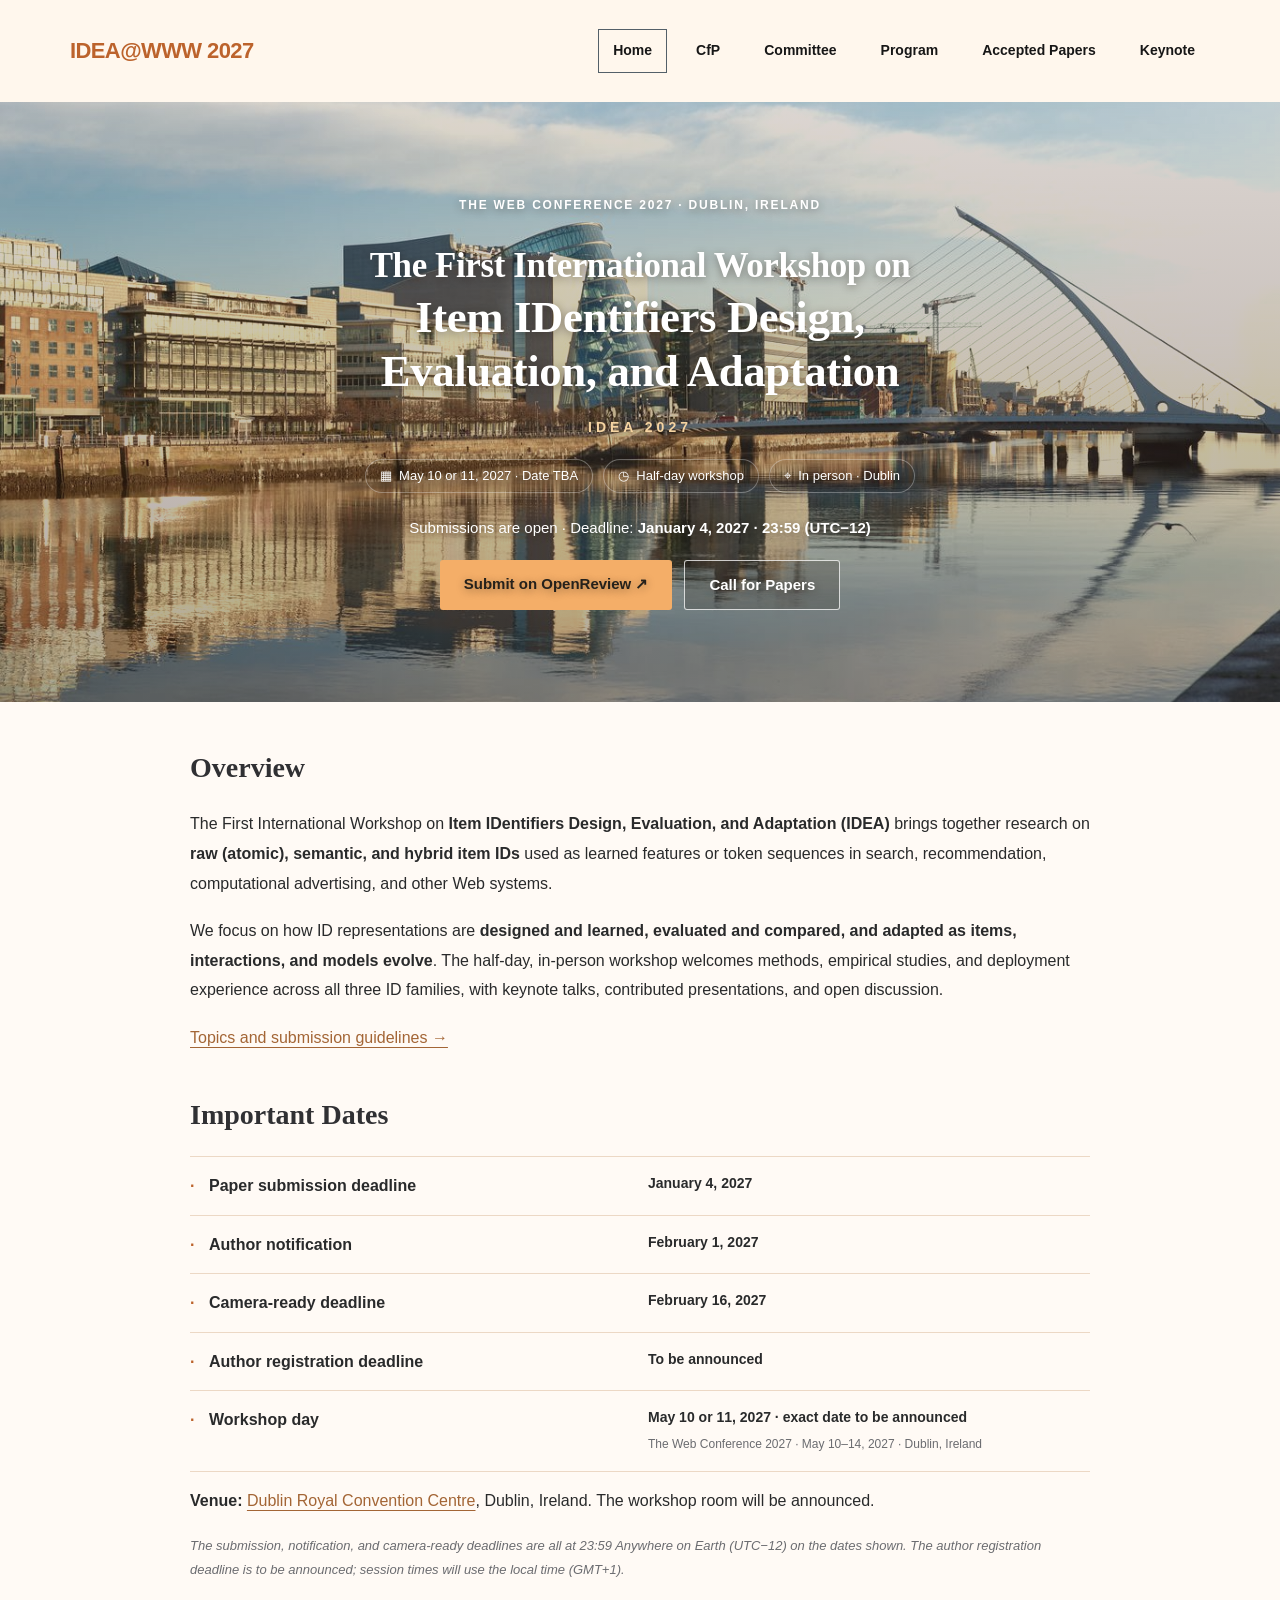
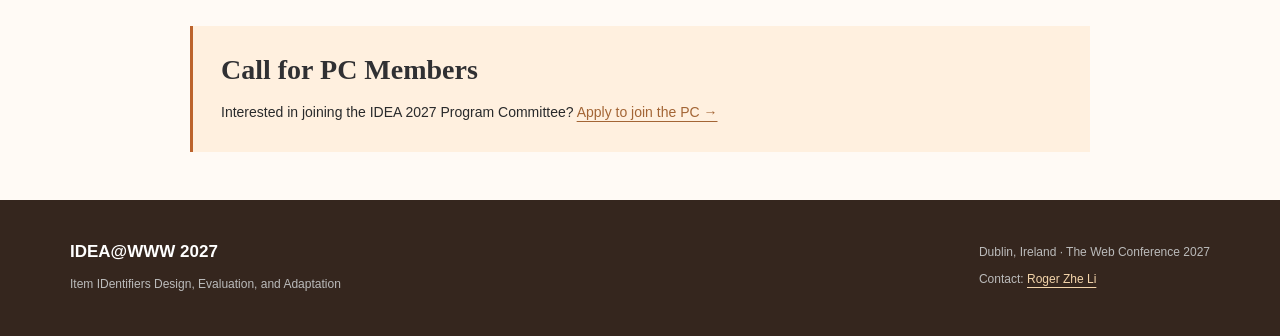
<file: index.html>
<!doctype html>
<html lang="en">
<head>
<meta charset="utf-8">
<meta name="viewport" content="width=device-width, initial-scale=1">
<title>IDEA@WWW 2027 - Item IDentifiers Design, Evaluation, and Adaptation</title>
<meta name="description" content="IDEA 2027: The First International Workshop on Item IDentifiers Design, Evaluation, and Adaptation. Raw, semantic, and hybrid IDs for search, recommendation, and computational advertising.">
<link rel="icon" href="assets/favicon.svg" type="image/svg+xml">
<link rel="stylesheet" href="assets/style.css">
<script src="assets/site.js" defer>
</script>
</head>
<body>
<a class="skip-link" href="#main">Skip to content</a>
<header class="site-header">
<div class="container header-inner">
<a class="brand" href="index.html">IDEA@WWW 2027</a><button class="menu-toggle" type="button" aria-controls="site-nav" aria-expanded="false">Menu <span aria-hidden="true">☰</span></button>
<nav id="site-nav" aria-label="Main navigation">
<a href="index.html" aria-current="page">Home</a><a href="cfp.html">CfP</a><a href="committee.html">Committee</a><a href="program.html">Program</a><a href="papers.html">Accepted Papers</a><a href="keynote.html">Keynote</a>
</nav>
</div>
</header>
<section class="hero" aria-labelledby="hero-title">
<div class="hero-overlay">
<div class="hero-copy">
<p class="eyebrow">
The Web Conference 2027 · Dublin, Ireland
</p>
<h1 id="hero-title">
<span>The First International Workshop on</span><br>Item IDentifiers Design,<br>Evaluation, and Adaptation
</h1>
<p class="hero-acronym">
IDEA 2027
</p>
<ul class="hero-details">
<li>
▦ &nbsp;May 10 or 11, 2027 · Date TBA
</li>
<li>
◷ &nbsp;Half-day workshop
</li>
<li>
⌖ &nbsp;In person · Dublin
</li>
</ul>
<p class="hero-deadline">
Submissions are open · Deadline: <strong>January 4, 2027 · 23:59 (UTC−12)</strong>
</p>
<div class="hero-actions"><a class="button" href="https://openreview.net/group?id=ACM.org/TheWebConf/2027/Workshop/IDEA" target="_blank" rel="noopener noreferrer">Submit on OpenReview ↗</a><a class="button button-secondary" href="cfp.html">Call for Papers</a></div>
</div>
</div>
</section>
<main id="main" class="container home-content">
<section id="overview" class="content-section">
<h2>Overview</h2>
<p>The First International Workshop on <strong>Item IDentifiers Design, Evaluation, and Adaptation (IDEA)</strong> brings together research on <strong>raw (atomic), semantic, and hybrid item IDs</strong> used as learned features or token sequences in search, recommendation, computational advertising, and other Web systems.</p>
<p>We focus on how ID representations are <strong>designed and learned, evaluated and compared, and adapted as items, interactions, and models evolve</strong>. The half-day, in-person workshop welcomes methods, empirical studies, and deployment experience across all three ID families, with keynote talks, contributed presentations, and open discussion.</p>
<p><a href="cfp.html">Topics and submission guidelines →</a></p>
</section>
<section id="important-dates" class="content-section">
<h2>
Important Dates
</h2>
<dl class="dates">
<div>
<dt>
Paper submission deadline
</dt>
<dd>January 4, 2027</dd>
</div>
<div>
<dt>
Author notification
</dt>
<dd>February 1, 2027</dd>
</div>
<div>
<dt>
Camera-ready deadline
</dt>
<dd>February 16, 2027</dd>
</div>
<div>
<dt>Author registration deadline</dt>
<dd>To be announced</dd>
</div>
<div>
<dt>Workshop day</dt>
<dd>
May 10 or 11, 2027 · exact date to be announced<br><span>The Web Conference 2027 · May 10–14, 2027 · Dublin, Ireland</span>
</dd>
</div>
</dl>
<p><strong>Venue:</strong> <a href="https://www2027.thewebconf.org/attending/396-2/" target="_blank" rel="noopener noreferrer">Dublin Royal Convention Centre</a>, Dublin, Ireland. The workshop room will be announced.</p>
<p class="note">
The submission, notification, and camera-ready deadlines are all at 23:59 Anywhere on Earth (UTC−12) on the dates shown. The author registration deadline is to be announced; session times will use the local time (GMT+1).
</p>
</section>
<section id="reviewers" class="content-section reviewer-callout">
<h2>Call for PC Members</h2>
<p>Interested in joining the IDEA 2027 Program Committee? <a href="https://forms.gle/kCSmzvUrCdQZpHJo8" target="_blank" rel="noopener noreferrer">Apply to join the PC →</a></p>
</section>
</main>
<footer>
<div class="container footer-inner">
<div>
<a class="footer-brand" href="index.html">IDEA@WWW 2027</a>
<p>
Item IDentifiers Design, Evaluation, and Adaptation
</p>
</div>
<div>
<p>
Dublin, Ireland · The Web Conference 2027
</p>
<p>
Contact: <a href="mailto:roger.zhe.li@huawei.com">Roger Zhe Li</a>
</p>
</div>
</div>
</footer>
</body>
</html>
</file>
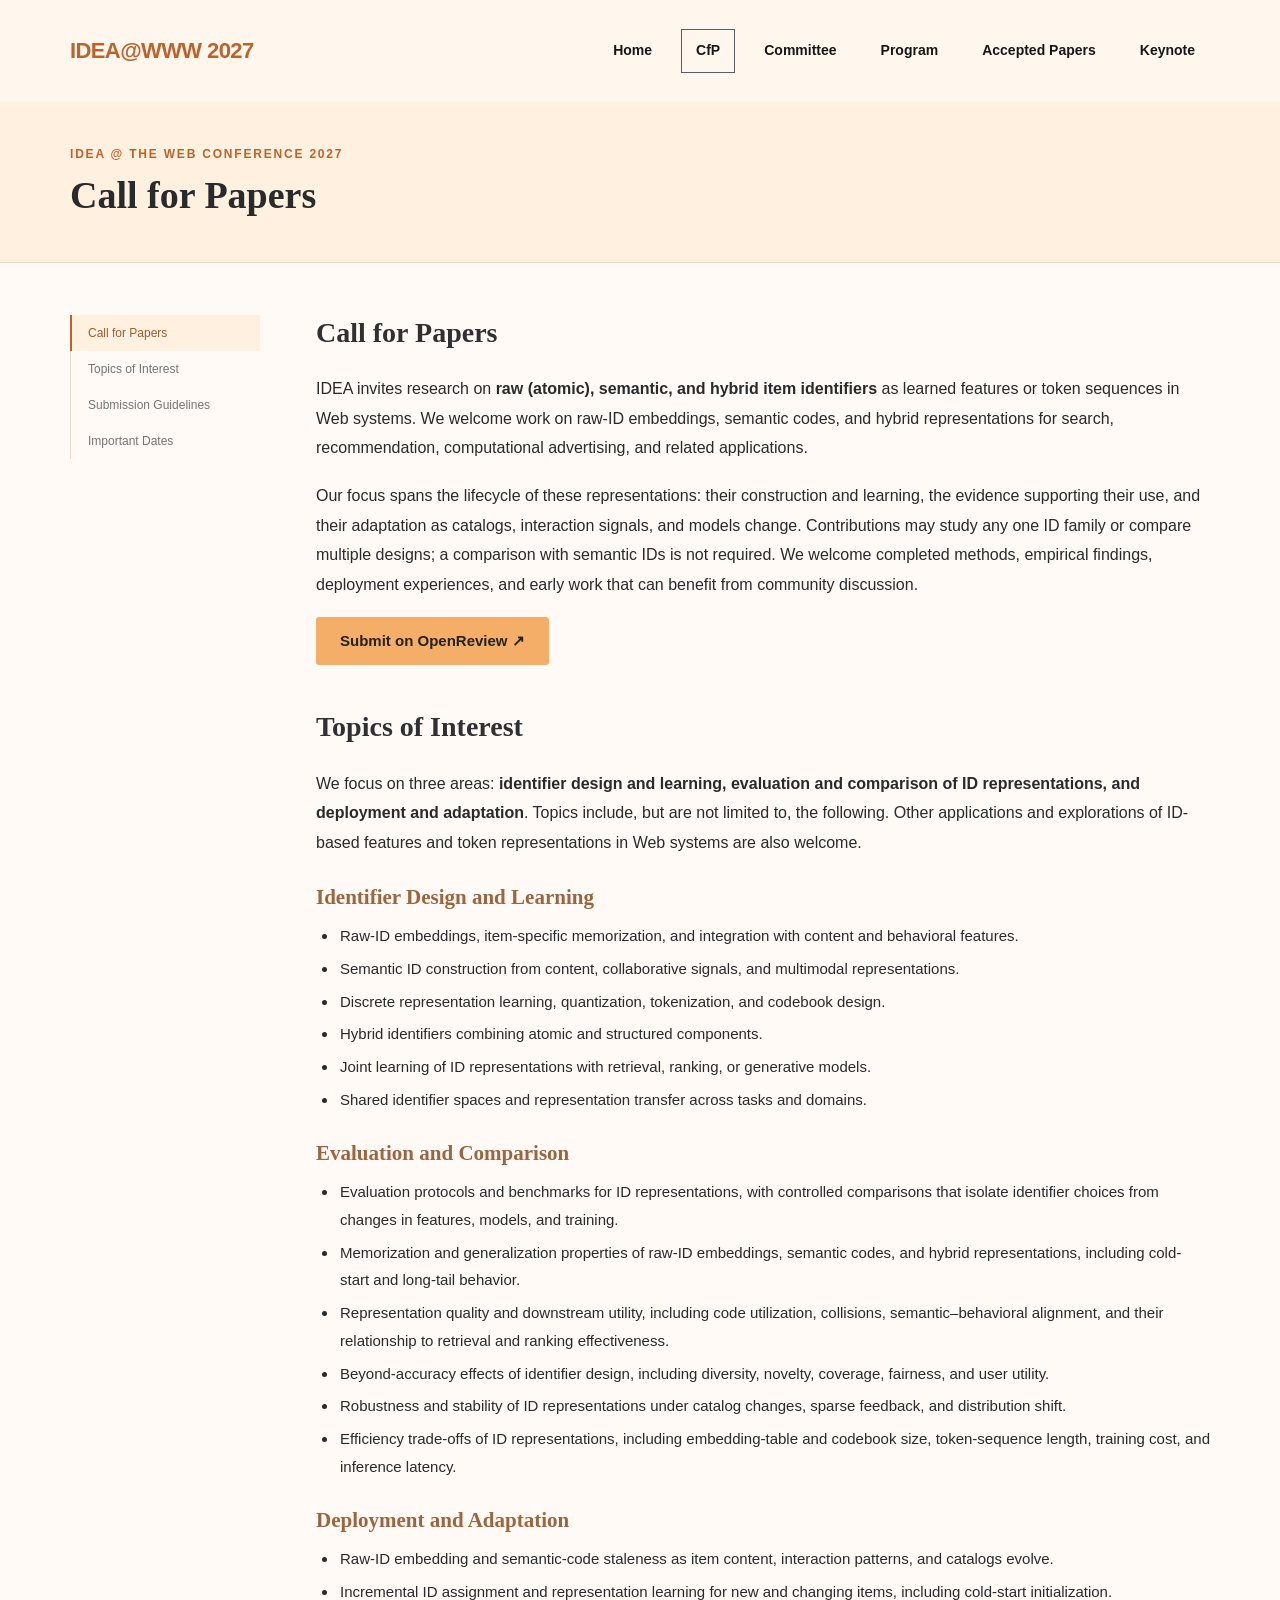
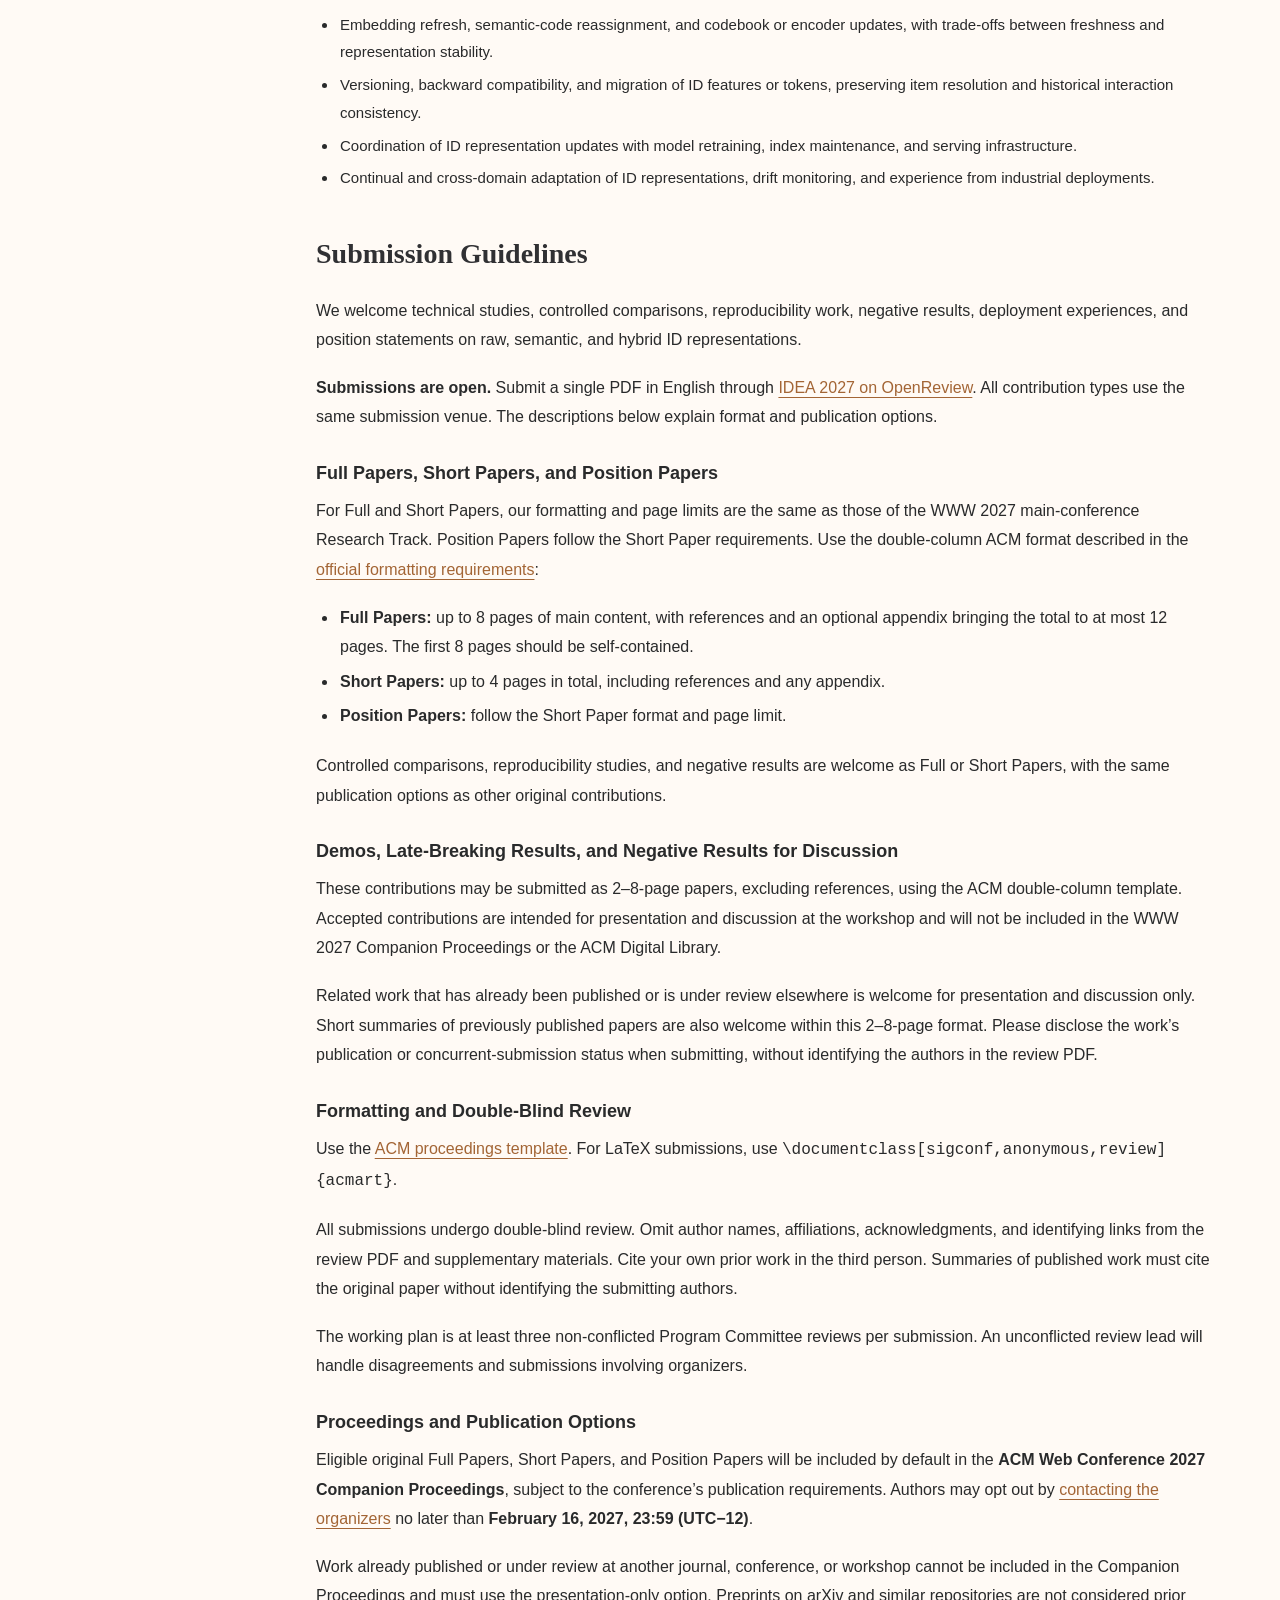
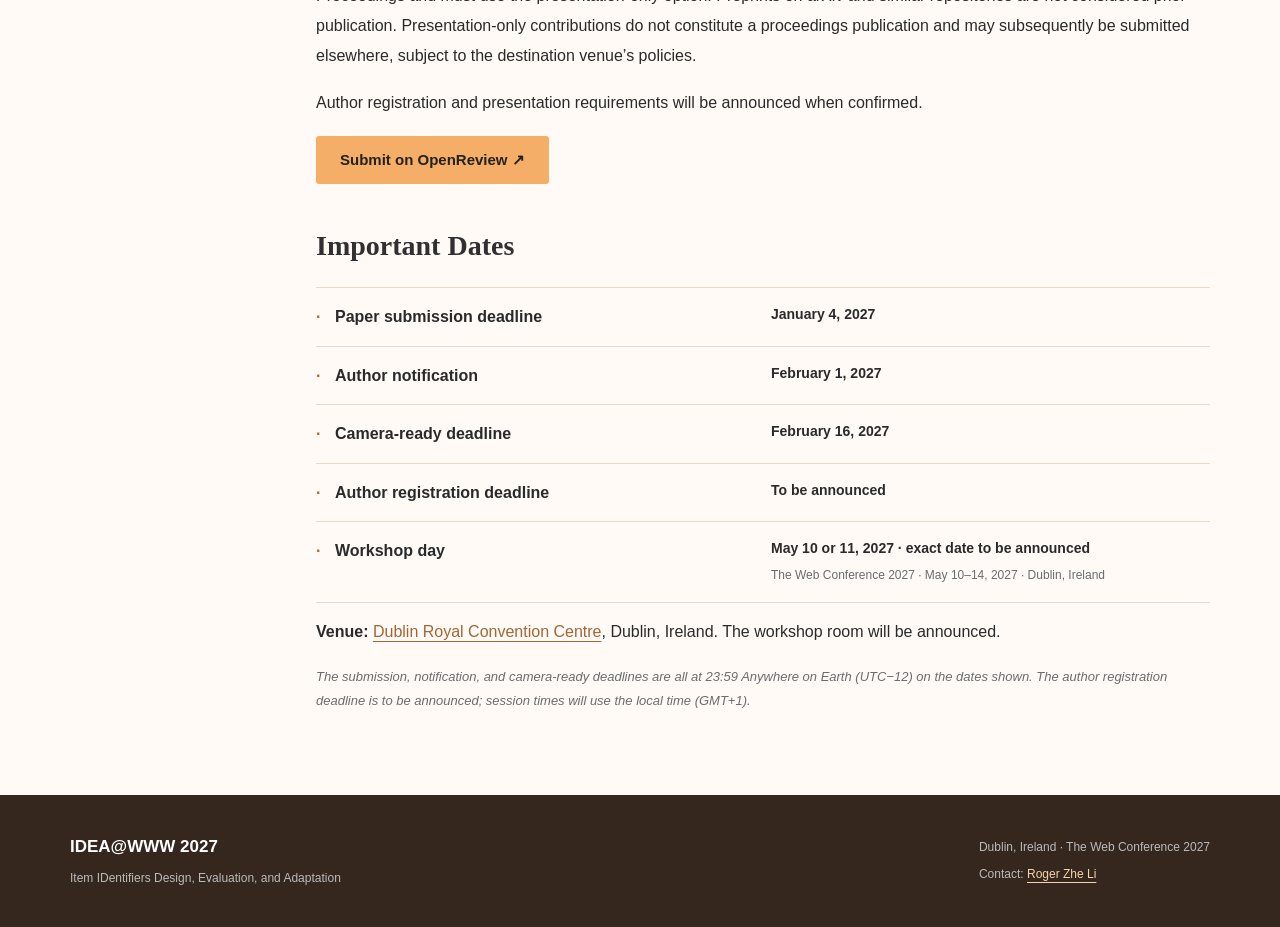
<file: cfp.html>
<!doctype html>
<html lang="en">
<head>
<meta charset="utf-8">
<meta name="viewport" content="width=device-width, initial-scale=1">
<title>CfP | IDEA@WWW 2027</title>
<meta name="description" content="IDEA 2027: The First International Workshop on Item IDentifiers Design, Evaluation, and Adaptation. Raw, semantic, and hybrid IDs for search, recommendation, and computational advertising.">
<link rel="icon" href="assets/favicon.svg" type="image/svg+xml">
<link rel="stylesheet" href="assets/style.css">
<script src="assets/site.js" defer>
</script>
</head>
<body>
<a class="skip-link" href="#main">Skip to content</a>
<header class="site-header">
<div class="container header-inner">
<a class="brand" href="index.html">IDEA@WWW 2027</a><button class="menu-toggle" type="button" aria-controls="site-nav" aria-expanded="false">Menu <span aria-hidden="true">☰</span></button>
<nav id="site-nav" aria-label="Main navigation">
<a href="index.html">Home</a><a href="cfp.html" aria-current="page">CfP</a><a href="committee.html">Committee</a><a href="program.html">Program</a><a href="papers.html">Accepted Papers</a><a href="keynote.html">Keynote</a>
</nav>
</div>
</header>
<section class="page-banner">
<div class="container">
<p class="eyebrow">
IDEA @ The Web Conference 2027
</p>
<h1>
Call for Papers
</h1>
</div>
</section>
<main id="main" class="container page-layout">
<aside class="toc">
<nav aria-label="Page sections">
<a href="#call">Call for Papers</a><a href="#topics">Topics of Interest</a><a href="#submission">Submission Guidelines</a><a href="#dates">Important Dates</a>
</nav>
</aside>
<div class="main-content">
<section id="call" class="content-section">
<h2>Call for Papers</h2>
<p>IDEA invites research on <strong>raw (atomic), semantic, and hybrid item identifiers</strong> as learned features or token sequences in Web systems. We welcome work on raw-ID embeddings, semantic codes, and hybrid representations for search, recommendation, computational advertising, and related applications.</p>
<p>Our focus spans the lifecycle of these representations: their construction and learning, the evidence supporting their use, and their adaptation as catalogs, interaction signals, and models change. Contributions may study any one ID family or compare multiple designs; a comparison with semantic IDs is not required. We welcome completed methods, empirical findings, deployment experiences, and early work that can benefit from community discussion.</p>
<p><a class="button" href="https://openreview.net/group?id=ACM.org/TheWebConf/2027/Workshop/IDEA" target="_blank" rel="noopener noreferrer">Submit on OpenReview ↗</a></p>
</section>
<section id="topics" class="content-section">
<h2>Topics of Interest</h2>
<p>We focus on three areas: <strong>identifier design and learning, evaluation and comparison of ID representations, and deployment and adaptation</strong>. Topics include, but are not limited to, the following. Other applications and explorations of ID-based features and token representations in Web systems are also welcome.</p>
<div class="topic">
<h3>Identifier Design and Learning</h3>
<ul>
<li>Raw-ID embeddings, item-specific memorization, and integration with content and behavioral features.</li>
<li>Semantic ID construction from content, collaborative signals, and multimodal representations.</li>
<li>Discrete representation learning, quantization, tokenization, and codebook design.</li>
<li>Hybrid identifiers combining atomic and structured components.</li>
<li>Joint learning of ID representations with retrieval, ranking, or generative models.</li>
<li>Shared identifier spaces and representation transfer across tasks and domains.</li>
</ul>
</div>
<div class="topic">
<h3>Evaluation and Comparison</h3>
<ul>
<li>Evaluation protocols and benchmarks for ID representations, with controlled comparisons that isolate identifier choices from changes in features, models, and training.</li>
<li>Memorization and generalization properties of raw-ID embeddings, semantic codes, and hybrid representations, including cold-start and long-tail behavior.</li>
<li>Representation quality and downstream utility, including code utilization, collisions, semantic–behavioral alignment, and their relationship to retrieval and ranking effectiveness.</li>
<li>Beyond-accuracy effects of identifier design, including diversity, novelty, coverage, fairness, and user utility.</li>
<li>Robustness and stability of ID representations under catalog changes, sparse feedback, and distribution shift.</li>
<li>Efficiency trade-offs of ID representations, including embedding-table and codebook size, token-sequence length, training cost, and inference latency.</li>
</ul>
</div>
<div class="topic">
<h3>Deployment and Adaptation</h3>
<ul>
<li>Raw-ID embedding and semantic-code staleness as item content, interaction patterns, and catalogs evolve.</li>
<li>Incremental ID assignment and representation learning for new and changing items, including cold-start initialization.</li>
<li>Embedding refresh, semantic-code reassignment, and codebook or encoder updates, with trade-offs between freshness and representation stability.</li>
<li>Versioning, backward compatibility, and migration of ID features or tokens, preserving item resolution and historical interaction consistency.</li>
<li>Coordination of ID representation updates with model retraining, index maintenance, and serving infrastructure.</li>
<li>Continual and cross-domain adaptation of ID representations, drift monitoring, and experience from industrial deployments.</li>
</ul>
</div>
</section>
<section id="submission" class="content-section">
<h2>Submission Guidelines</h2>
<p>We welcome technical studies, controlled comparisons, reproducibility work, negative results, deployment experiences, and position statements on raw, semantic, and hybrid ID representations.</p>
<p><strong>Submissions are open.</strong> Submit a single PDF in English through <a href="https://openreview.net/group?id=ACM.org/TheWebConf/2027/Workshop/IDEA" target="_blank" rel="noopener noreferrer">IDEA 2027 on OpenReview</a>. All contribution types use the same submission venue. The descriptions below explain format and publication options.</p>
<h3>Full Papers, Short Papers, and Position Papers</h3>
<p>For Full and Short Papers, our formatting and page limits are the same as those of the WWW 2027 main-conference Research Track. Position Papers follow the Short Paper requirements. Use the double-column ACM format described in the <a href="https://www2027.thewebconf.org/research-track-papers/#:~:text=Formatting%20Requirements" target="_blank" rel="noopener noreferrer">official formatting requirements</a>:</p>
<ul>
<li><strong>Full Papers:</strong> up to 8 pages of main content, with references and an optional appendix bringing the total to at most 12 pages. The first 8 pages should be self-contained.</li>
<li><strong>Short Papers:</strong> up to 4 pages in total, including references and any appendix.</li>
<li><strong>Position Papers:</strong> follow the Short Paper format and page limit.</li>
</ul>
<p>Controlled comparisons, reproducibility studies, and negative results are welcome as Full or Short Papers, with the same publication options as other original contributions.</p>
<h3>Demos, Late-Breaking Results, and Negative Results for Discussion</h3>
<p>These contributions may be submitted as 2–8-page papers, excluding references, using the ACM double-column template. Accepted contributions are intended for presentation and discussion at the workshop and will not be included in the WWW 2027 Companion Proceedings or the ACM Digital Library.</p>
<p>Related work that has already been published or is under review elsewhere is welcome for presentation and discussion only. Short summaries of previously published papers are also welcome within this 2–8-page format. Please disclose the work’s publication or concurrent-submission status when submitting, without identifying the authors in the review PDF.</p>
<h3>Formatting and Double-Blind Review</h3>
<p>Use the <a href="https://www.acm.org/publications/proceedings-template" target="_blank" rel="noopener noreferrer">ACM proceedings template</a>. For LaTeX submissions, use <code>\documentclass[sigconf,anonymous,review]{acmart}</code>.</p>
<p>All submissions undergo double-blind review. Omit author names, affiliations, acknowledgments, and identifying links from the review PDF and supplementary materials. Cite your own prior work in the third person. Summaries of published work must cite the original paper without identifying the submitting authors.</p>
<p>The working plan is at least three non-conflicted Program Committee reviews per submission. An unconflicted review lead will handle disagreements and submissions involving organizers.</p>
<h3>Proceedings and Publication Options</h3>
<p>Eligible original Full Papers, Short Papers, and Position Papers will be included by default in the <strong>ACM Web Conference 2027 Companion Proceedings</strong>, subject to the conference’s publication requirements. Authors may opt out by <a href="mailto:roger.zhe.li@huawei.com?subject=IDEA%202027%20Proceedings%20Opt-out">contacting the organizers</a> no later than <strong>February 16, 2027, 23:59 (UTC−12)</strong>.</p>
<p>Work already published or under review at another journal, conference, or workshop cannot be included in the Companion Proceedings and must use the presentation-only option. Preprints on arXiv and similar repositories are not considered prior publication. Presentation-only contributions do not constitute a proceedings publication and may subsequently be submitted elsewhere, subject to the destination venue’s policies.</p>
<p>Author registration and presentation requirements will be announced when confirmed.</p>
<p><a class="button" href="https://openreview.net/group?id=ACM.org/TheWebConf/2027/Workshop/IDEA" target="_blank" rel="noopener noreferrer">Submit on OpenReview ↗</a></p>
</section>
<section id="dates" class="content-section">
<h2>
Important Dates
</h2>
<dl class="dates">
<div>
<dt>
Paper submission deadline
</dt>
<dd>January 4, 2027</dd>
</div>
<div>
<dt>
Author notification
</dt>
<dd>February 1, 2027</dd>
</div>
<div>
<dt>
Camera-ready deadline
</dt>
<dd>February 16, 2027</dd>
</div>
<div>
<dt>Author registration deadline</dt>
<dd>To be announced</dd>
</div>
<div>
<dt>Workshop day</dt>
<dd>
May 10 or 11, 2027 · exact date to be announced<br><span>The Web Conference 2027 · May 10–14, 2027 · Dublin, Ireland</span>
</dd>
</div>
</dl>
<p><strong>Venue:</strong> <a href="https://www2027.thewebconf.org/attending/396-2/" target="_blank" rel="noopener noreferrer">Dublin Royal Convention Centre</a>, Dublin, Ireland. The workshop room will be announced.</p>
<p class="note">
The submission, notification, and camera-ready deadlines are all at 23:59 Anywhere on Earth (UTC−12) on the dates shown. The author registration deadline is to be announced; session times will use the local time (GMT+1).
</p>
</section>
</div>
</main>
<footer>
<div class="container footer-inner">
<div>
<a class="footer-brand" href="index.html">IDEA@WWW 2027</a>
<p>
Item IDentifiers Design, Evaluation, and Adaptation
</p>
</div>
<div>
<p>
Dublin, Ireland · The Web Conference 2027
</p>
<p>
Contact: <a href="mailto:roger.zhe.li@huawei.com">Roger Zhe Li</a>
</p>
</div>
</div>
</footer>
</body>
</html>
</file>
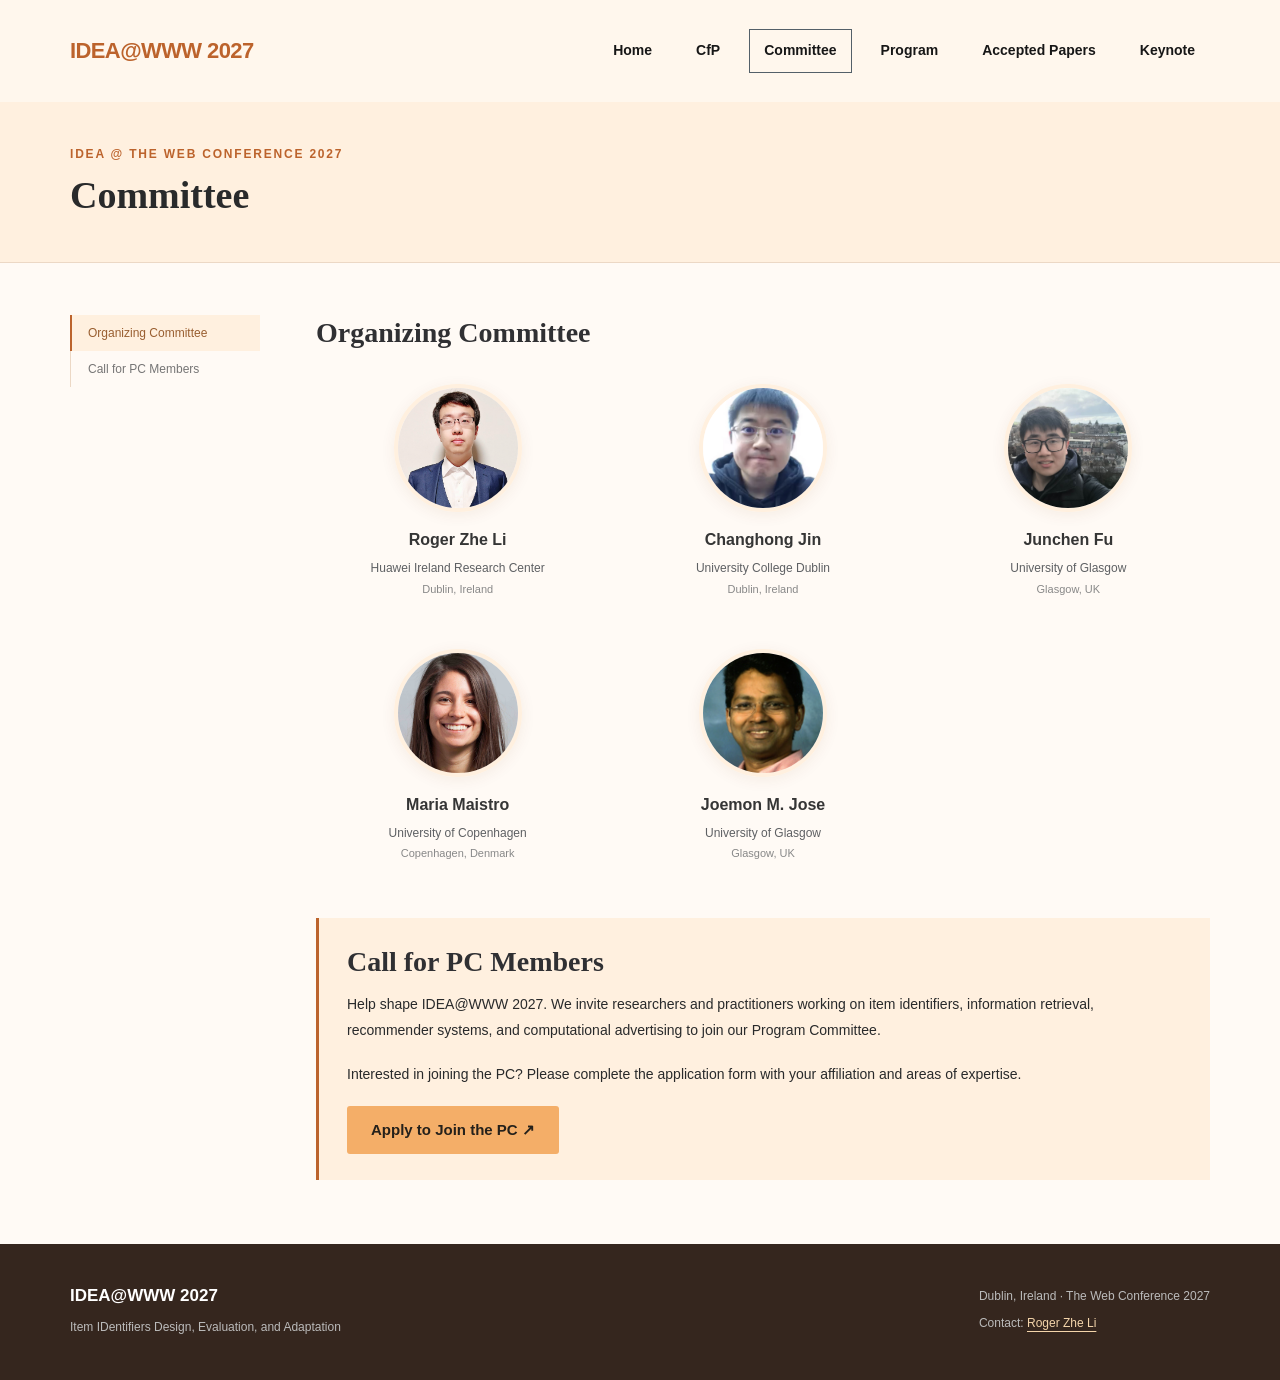
<file: committee.html>
<!doctype html>
<html lang="en">
<head>
<meta charset="utf-8">
<meta name="viewport" content="width=device-width, initial-scale=1">
<title>Committee | IDEA@WWW 2027</title>
<meta name="description" content="IDEA 2027: The First International Workshop on Item IDentifiers Design, Evaluation, and Adaptation. Raw, semantic, and hybrid IDs for search, recommendation, and computational advertising.">
<link rel="icon" href="assets/favicon.svg" type="image/svg+xml">
<link rel="stylesheet" href="assets/style.css">
<script src="assets/site.js" defer>
</script>
</head>
<body>
<a class="skip-link" href="#main">Skip to content</a>
<header class="site-header">
<div class="container header-inner">
<a class="brand" href="index.html">IDEA@WWW 2027</a><button class="menu-toggle" type="button" aria-controls="site-nav" aria-expanded="false">Menu <span aria-hidden="true">☰</span></button>
<nav id="site-nav" aria-label="Main navigation">
<a href="index.html">Home</a><a href="cfp.html">CfP</a><a href="committee.html" aria-current="page">Committee</a><a href="program.html">Program</a><a href="papers.html">Accepted Papers</a><a href="keynote.html">Keynote</a>
</nav>
</div>
</header>
<section class="page-banner">
<div class="container">
<p class="eyebrow">
IDEA @ The Web Conference 2027
</p>
<h1>
Committee
</h1>
</div>
</section>
<main id="main" class="container page-layout">
<aside class="toc">
<nav aria-label="Page sections">
<a href="#organizers">Organizing Committee</a><a href="#reviewers">Call for PC Members</a>
</nav>
</aside>
<div class="main-content">
<section id="organizers" class="content-section">
<h2>
Organizing Committee
</h2>
<div class="people">
<article class="person">
<a href="https://roger-zhe-li.github.io/" target="_blank" rel="noopener noreferrer" aria-label="Roger Zhe Li homepage"><img class="person-photo" src="assets/people/roger.jpg" alt="Roger Zhe Li" width="128" height="128" loading="lazy"></a>
<h3><a href="https://roger-zhe-li.github.io/" target="_blank" rel="noopener noreferrer">Roger Zhe Li</a>
</h3>
<p>
Huawei Ireland Research Center<br><span>Dublin, Ireland</span>
</p>
</article>
<article class="person">
<a href="https://ie.linkedin.com/in/changhong-jin" target="_blank" rel="noopener noreferrer" aria-label="Changhong Jin homepage"><img class="person-photo" src="assets/people/changhong.png" alt="Changhong Jin" width="128" height="128" loading="lazy"></a>
<h3><a href="https://ie.linkedin.com/in/changhong-jin" target="_blank" rel="noopener noreferrer">Changhong Jin</a>
</h3>
<p>
University College Dublin<br><span>Dublin, Ireland</span>
</p>
</article>
<article class="person">
<a href="https://junchen-fu.github.io/" target="_blank" rel="noopener noreferrer" aria-label="Junchen Fu homepage"><img class="person-photo" src="assets/people/junchen.jpg" alt="Junchen Fu" width="128" height="128" loading="lazy"></a>
<h3><a href="https://junchen-fu.github.io/" target="_blank" rel="noopener noreferrer">Junchen Fu</a>
</h3>
<p>
University of Glasgow<br><span>Glasgow, UK</span>
</p>
</article>
<article class="person">
<a href="https://mmaistro.github.io/" target="_blank" rel="noopener noreferrer" aria-label="Maria Maistro homepage"><img class="person-photo" src="assets/people/maria.jpg" alt="Maria Maistro" width="128" height="128" loading="lazy"></a>
<h3><a href="https://mmaistro.github.io/" target="_blank" rel="noopener noreferrer">Maria Maistro</a>
</h3>
<p>
University of Copenhagen<br><span>Copenhagen, Denmark</span>
</p>
</article>
<article class="person">
<a href="https://www.gla.ac.uk/schools/computing/staff/joemonjose/" target="_blank" rel="noopener noreferrer" aria-label="Joemon M. Jose homepage"><img class="person-photo" src="assets/people/joemon.png" alt="Joemon M. Jose" width="128" height="128" loading="lazy"></a>
<h3><a href="https://www.gla.ac.uk/schools/computing/staff/joemonjose/" target="_blank" rel="noopener noreferrer">Joemon M. Jose</a>
</h3>
<p>
University of Glasgow<br><span>Glasgow, UK</span>
</p>
</article>
</div>
</section>
<section id="reviewers" class="content-section reviewer-callout">
<h2>Call for PC Members</h2>
<p>Help shape IDEA@WWW 2027. We invite researchers and practitioners working on item identifiers, information retrieval, recommender systems, and computational advertising to join our Program Committee.</p>
<p>Interested in joining the PC? Please complete the application form with your affiliation and areas of expertise.</p>
<a class="button" href="https://forms.gle/kCSmzvUrCdQZpHJo8" target="_blank" rel="noopener noreferrer">Apply to Join the PC ↗</a>
</section>

</div>
</main>
<footer>
<div class="container footer-inner">
<div>
<a class="footer-brand" href="index.html">IDEA@WWW 2027</a>
<p>
Item IDentifiers Design, Evaluation, and Adaptation
</p>
</div>
<div>
<p>
Dublin, Ireland · The Web Conference 2027
</p>
<p>
Contact: <a href="mailto:roger.zhe.li@huawei.com">Roger Zhe Li</a>
</p>
</div>
</div>
</footer>
</body>
</html>
</file>
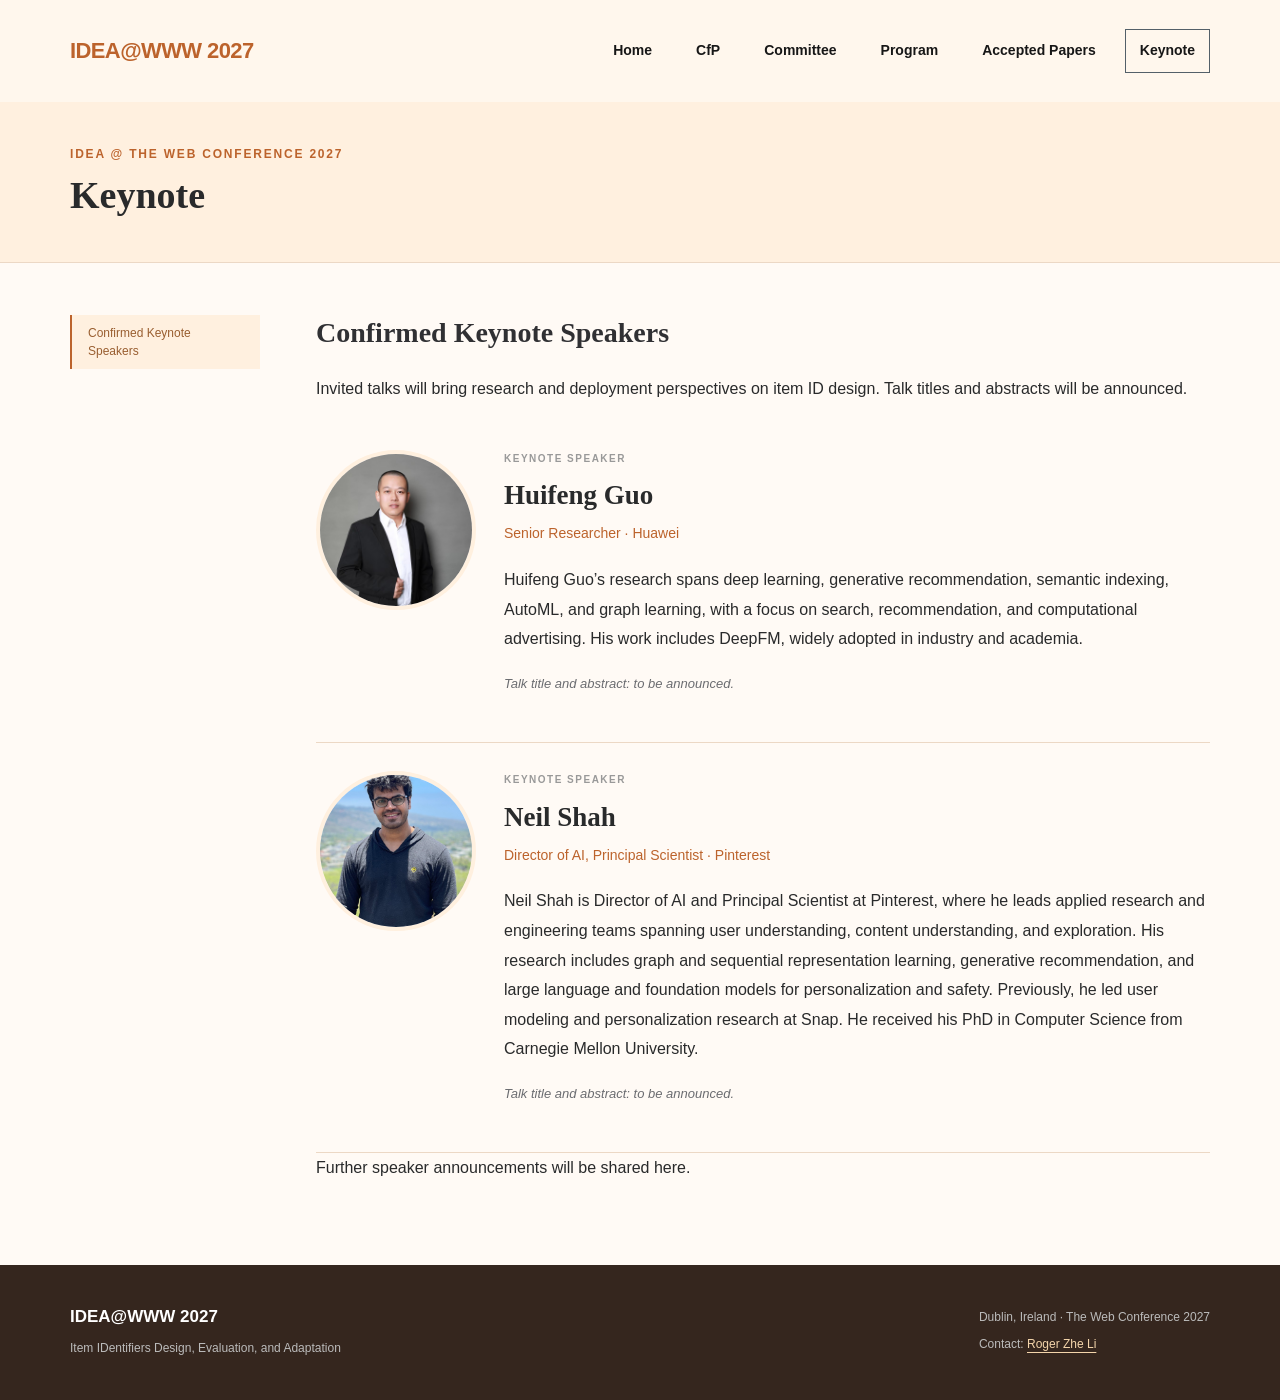
<file: keynote.html>
<!doctype html>
<html lang="en">
<head>
<meta charset="utf-8">
<meta name="viewport" content="width=device-width, initial-scale=1">
<title>Keynote | IDEA@WWW 2027</title>
<meta name="description" content="IDEA 2027: The First International Workshop on Item IDentifiers Design, Evaluation, and Adaptation. Raw, semantic, and hybrid IDs for search, recommendation, and computational advertising.">
<link rel="icon" href="assets/favicon.svg" type="image/svg+xml">
<link rel="stylesheet" href="assets/style.css">
<script src="assets/site.js" defer>
</script>
</head>
<body>
<a class="skip-link" href="#main">Skip to content</a>
<header class="site-header">
<div class="container header-inner">
<a class="brand" href="index.html">IDEA@WWW 2027</a><button class="menu-toggle" type="button" aria-controls="site-nav" aria-expanded="false">Menu <span aria-hidden="true">☰</span></button>
<nav id="site-nav" aria-label="Main navigation">
<a href="index.html">Home</a><a href="cfp.html">CfP</a><a href="committee.html">Committee</a><a href="program.html">Program</a><a href="papers.html">Accepted Papers</a><a href="keynote.html" aria-current="page">Keynote</a>
</nav>
</div>
</header>
<section class="page-banner">
<div class="container">
<p class="eyebrow">
IDEA @ The Web Conference 2027
</p>
<h1>
Keynote
</h1>
</div>
</section>
<main id="main" class="container page-layout">
<aside class="toc">
<nav aria-label="Page sections">
<a href="#speakers">Confirmed Keynote Speakers</a>
</nav>
</aside>
<div class="main-content">
<section id="speakers" class="content-section">
<h2>
Confirmed Keynote Speakers
</h2>
<p>
Invited talks will bring research and deployment perspectives on item ID design. Talk titles and abstracts will be announced.
</p>
<article class="speaker keynote-speaker"><a class="speaker-portrait-link" href="https://scholar.google.com/citations?user=jlBcPn8AAAAJ" target="_blank" rel="noopener noreferrer" aria-label="Huifeng Guo profile"><img class="speaker-photo" src="assets/people/huifeng.jpeg" alt="Huifeng Guo" width="160" height="160" loading="lazy"></a><div class="speaker-copy">
<div class="speaker-label">
KEYNOTE SPEAKER
</div>
<h3><a href="https://scholar.google.com/citations?user=jlBcPn8AAAAJ" target="_blank" rel="noopener noreferrer">Huifeng Guo</a></h3>
<p class="affiliation">
Senior Researcher · Huawei
</p>
<p>
Huifeng Guo’s research spans deep learning, generative recommendation, semantic indexing, AutoML, and graph learning, with a focus on search, recommendation, and computational advertising. His work includes DeepFM, widely adopted in industry and academia.
</p>
<p class="note">
Talk title and abstract: to be announced.
</p>
</div></article>
<article class="speaker keynote-speaker"><a class="speaker-portrait-link" href="https://nshah.net/" target="_blank" rel="noopener noreferrer" aria-label="Neil Shah profile"><img class="speaker-photo" src="assets/people/neil.jpg" alt="Neil Shah" width="160" height="160" loading="lazy"></a><div class="speaker-copy">
<div class="speaker-label">
KEYNOTE SPEAKER
</div>
<h3><a href="https://nshah.net/" target="_blank" rel="noopener noreferrer">Neil Shah</a></h3>
<p class="affiliation">
Director of AI, Principal Scientist · Pinterest
</p>
<p>
Neil Shah is Director of AI and Principal Scientist at Pinterest, where he leads applied research and engineering teams spanning user understanding, content understanding, and exploration. His research includes graph and sequential representation learning, generative recommendation, and large language and foundation models for personalization and safety. Previously, he led user modeling and personalization research at Snap. He received his PhD in Computer Science from Carnegie Mellon University.
</p>
<p class="note">
Talk title and abstract: to be announced.
</p>
</div></article>
<p>
Further speaker announcements will be shared here.
</p>
</section>
</div>
</main>
<footer>
<div class="container footer-inner">
<div>
<a class="footer-brand" href="index.html">IDEA@WWW 2027</a>
<p>
Item IDentifiers Design, Evaluation, and Adaptation
</p>
</div>
<div>
<p>
Dublin, Ireland · The Web Conference 2027
</p>
<p>
Contact: <a href="mailto:roger.zhe.li@huawei.com">Roger Zhe Li</a>
</p>
</div>
</div>
</footer>
</body>
</html>
</file>
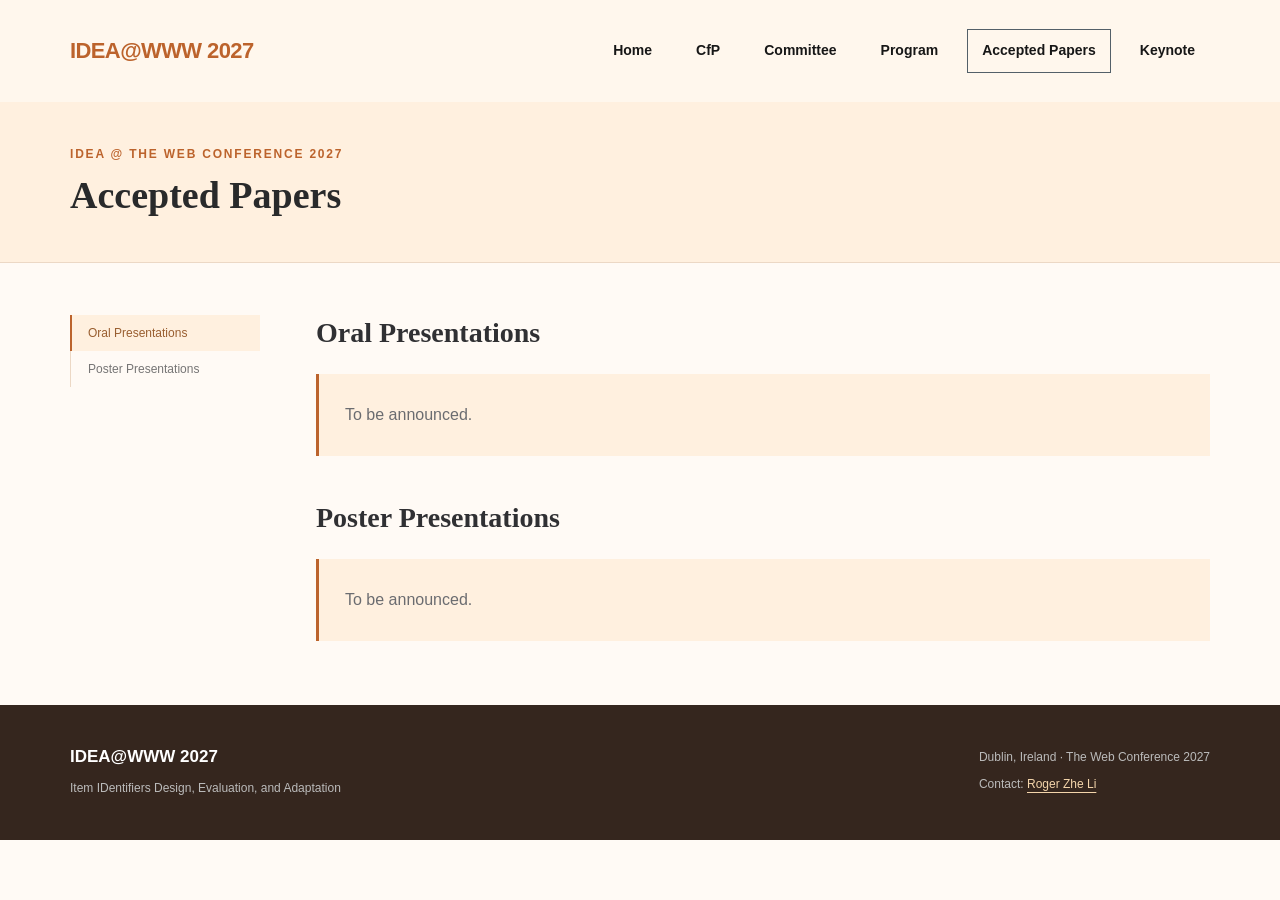
<file: papers.html>
<!doctype html>
<html lang="en">
<head>
<meta charset="utf-8">
<meta name="viewport" content="width=device-width, initial-scale=1">
<title>Accepted Papers | IDEA@WWW 2027</title>
<meta name="description" content="IDEA 2027: The First International Workshop on Item IDentifiers Design, Evaluation, and Adaptation. Raw, semantic, and hybrid IDs for search, recommendation, and computational advertising.">
<link rel="icon" href="assets/favicon.svg" type="image/svg+xml">
<link rel="stylesheet" href="assets/style.css">
<script src="assets/site.js" defer>
</script>
</head>
<body>
<a class="skip-link" href="#main">Skip to content</a>
<header class="site-header">
<div class="container header-inner">
<a class="brand" href="index.html">IDEA@WWW 2027</a><button class="menu-toggle" type="button" aria-controls="site-nav" aria-expanded="false">Menu <span aria-hidden="true">☰</span></button>
<nav id="site-nav" aria-label="Main navigation">
<a href="index.html">Home</a><a href="cfp.html">CfP</a><a href="committee.html">Committee</a><a href="program.html">Program</a><a href="papers.html" aria-current="page">Accepted Papers</a><a href="keynote.html">Keynote</a>
</nav>
</div>
</header>
<section class="page-banner">
<div class="container">
<p class="eyebrow">
IDEA @ The Web Conference 2027
</p>
<h1>
Accepted Papers
</h1>
</div>
</section>
<main id="main" class="container page-layout">
<aside class="toc">
<nav aria-label="Page sections">
<a href="#oral-presentations">Oral Presentations</a><a href="#poster-presentations">Poster Presentations</a>
</nav>
</aside>
<div class="main-content">
<section id="oral-presentations" class="content-section"><h2>Oral Presentations</h2><div class="presentation-placeholder"><p>To be announced.</p></div></section>
<section id="poster-presentations" class="content-section"><h2>Poster Presentations</h2><div class="presentation-placeholder"><p>To be announced.</p></div></section>
</div>
</main>
<footer>
<div class="container footer-inner">
<div>
<a class="footer-brand" href="index.html">IDEA@WWW 2027</a>
<p>
Item IDentifiers Design, Evaluation, and Adaptation
</p>
</div>
<div>
<p>
Dublin, Ireland · The Web Conference 2027
</p>
<p>
Contact: <a href="mailto:roger.zhe.li@huawei.com">Roger Zhe Li</a>
</p>
</div>
</div>
</footer>
</body>
</html>
</file>
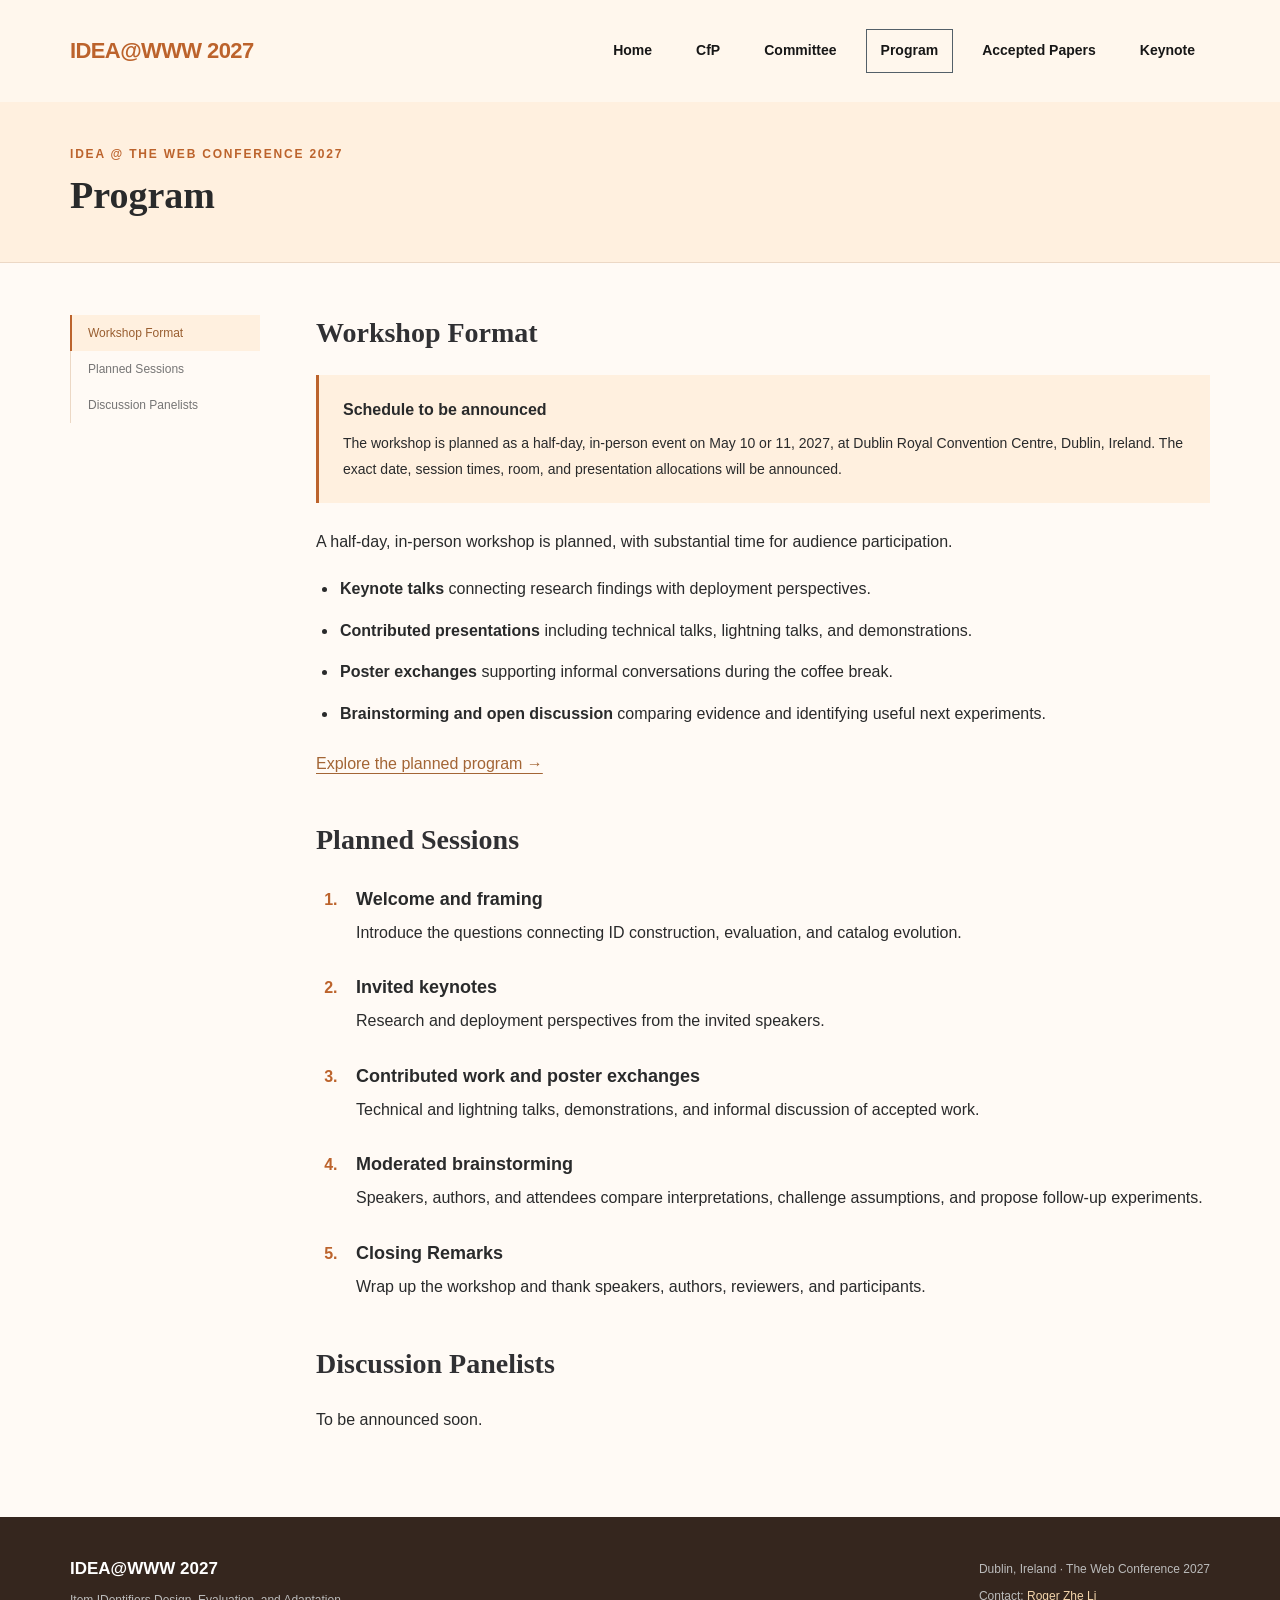
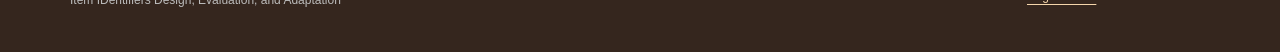
<file: program.html>
<!doctype html>
<html lang="en">
<head>
<meta charset="utf-8">
<meta name="viewport" content="width=device-width, initial-scale=1">
<title>Program | IDEA@WWW 2027</title>
<meta name="description" content="IDEA 2027: The First International Workshop on Item IDentifiers Design, Evaluation, and Adaptation. Raw, semantic, and hybrid IDs for search, recommendation, and computational advertising.">
<link rel="icon" href="assets/favicon.svg" type="image/svg+xml">
<link rel="stylesheet" href="assets/style.css">
<script src="assets/site.js" defer>
</script>
</head>
<body>
<a class="skip-link" href="#main">Skip to content</a>
<header class="site-header">
<div class="container header-inner">
<a class="brand" href="index.html">IDEA@WWW 2027</a><button class="menu-toggle" type="button" aria-controls="site-nav" aria-expanded="false">Menu <span aria-hidden="true">☰</span></button>
<nav id="site-nav" aria-label="Main navigation">
<a href="index.html">Home</a><a href="cfp.html">CfP</a><a href="committee.html">Committee</a><a href="program.html" aria-current="page">Program</a><a href="papers.html">Accepted Papers</a><a href="keynote.html">Keynote</a>
</nav>
</div>
</header>
<section class="page-banner">
<div class="container">
<p class="eyebrow">
IDEA @ The Web Conference 2027
</p>
<h1>
Program
</h1>
</div>
</section>
<main id="main" class="container page-layout">
<aside class="toc">
<nav aria-label="Page sections">
<a href="#format">Workshop Format</a><a href="#sessions">Planned Sessions</a><a href="#panelists">Discussion Panelists</a>
</nav>
</aside>
<div class="main-content">
<section id="format" class="content-section">
<h2>
Workshop Format
</h2>
<div class="notice">
<strong>Schedule to be announced</strong>
<p>
The workshop is planned as a half-day, in-person event on May 10 or 11, 2027, at Dublin Royal Convention Centre, Dublin, Ireland. The exact date, session times, room, and presentation allocations will be announced.
</p>
</div>
<p>
A half-day, in-person workshop is planned, with substantial time for audience participation.
</p>
<ul class="spaced">
<li>
<strong>Keynote talks</strong> connecting research findings with deployment perspectives.
</li>
<li>
<strong>Contributed presentations</strong> including technical talks, lightning talks, and demonstrations.
</li>
<li>
<strong>Poster exchanges</strong> supporting informal conversations during the coffee break.
</li>
<li>
<strong>Brainstorming and open discussion</strong> comparing evidence and identifying useful next experiments.
</li>
</ul>
<p>
<a href="program.html">Explore the planned program →</a>
</p>
</section>
<section id="sessions" class="content-section">
<h2>
Planned Sessions
</h2>
<ol class="session-list">
<li>
<h3>
Welcome and framing
</h3>
<p>
Introduce the questions connecting ID construction, evaluation, and catalog evolution.
</p>
</li>
<li>
<h3>
Invited keynotes
</h3>
<p>
Research and deployment perspectives from the invited speakers.
</p>
</li>
<li>
<h3>
Contributed work and poster exchanges
</h3>
<p>
Technical and lightning talks, demonstrations, and informal discussion of accepted work.
</p>
</li>
<li>
<h3>
Moderated brainstorming
</h3>
<p>
Speakers, authors, and attendees compare interpretations, challenge assumptions, and propose follow-up experiments.
</p>
</li>
<li>
<h3>
Closing Remarks
</h3>
<p>
Wrap up the workshop and thank speakers, authors, reviewers, and participants.
</p>
</li>
</ol>
</section>
<section id="panelists" class="content-section">
<h2>Discussion Panelists</h2>
<p>To be announced soon.</p>
</section>
</div>
</main>
<footer>
<div class="container footer-inner">
<div>
<a class="footer-brand" href="index.html">IDEA@WWW 2027</a>
<p>
Item IDentifiers Design, Evaluation, and Adaptation
</p>
</div>
<div>
<p>
Dublin, Ireland · The Web Conference 2027
</p>
<p>
Contact: <a href="mailto:roger.zhe.li@huawei.com">Roger Zhe Li</a>
</p>
</div>
</div>
</footer>
</body>
</html>
</file>
<file: assets/style.css>
:root {
  --accent:#bc632c;
  --ink:#292a2b;
  --muted:#6b6c70;
  --line:#ecd8c5;
  --cream:#fff0df
}
* {
  box-sizing:border-box
}
html {
  scroll-behavior:smooth;
  scroll-padding-top:24px
}
body {
  margin:0;
  color:var(--ink);
  background:#fffaf5;
  font:16px/1.85 "Open Sans",Arial,sans-serif
}
a {
  color:#a36535;
  text-underline-offset:4px
}
a:hover {
  color:#704322
}
a:focus-visible,button:focus-visible {
  outline:3px solid #b77a49;
  outline-offset:5px
}
.container {
  width:min(1140px,calc(100% - 64px));
  margin:auto
}
.site-header {
  background:#fff7ed
}
.header-inner {
  min-height:102px;
  display:flex;
  align-items:center;
  justify-content:space-between;
  gap:28px
}
.brand {
  font-size:22px;
  letter-spacing:-.6px;
  font-weight:800;
  color:var(--accent);
  text-decoration:none;
  white-space:nowrap
}
#site-nav {
  display:flex;
  gap:14px;
  align-items:center
}
#site-nav a {
  padding:8px 14px;
  color:#171717;
  text-decoration:none;
  font-size:14px;
  font-weight:600;
  border:1px solid transparent;
  white-space:nowrap
}
#site-nav a:hover {
  color:var(--accent)
}
#site-nav a[aria-current=page] {
  border-color:#536069
}
.menu-toggle {
  display:none
}
.skip-link {
  position:absolute;
  top:-100px;
  left:12px;
  z-index:5;
  background:#fff7ed;
  padding:8px
}
.skip-link:focus {
  top:8px
}
.hero {
  position:relative;
  isolation:isolate;
  background:#7c573d;
  min-height:600px;
  display:flex;
  align-items:center;
  padding:0
}
.hero::before {
  content:"";
  position:absolute;
  inset:0;
  z-index:-1;
  background:url('dublin-city.jpg') center 32%/cover no-repeat;
  filter:saturate(.78) sepia(.15) brightness(1.08)
}
.hero-overlay {
  width:100%;
  min-height:inherit;
  display:grid;
  place-items:center;
  background:linear-gradient(180deg,rgba(80,48,28,.20),rgba(59,35,21,.40));
  padding:60px 24px
}
.hero-copy {
  text-align:center;
  max-width:1080px;
  margin:auto;
  color:#fff;
  text-shadow:0 2px 8px rgba(35,25,17,.40)
}
.eyebrow {
  font-size:12px;
  font-weight:600;
  letter-spacing:1.8px;
  text-transform:uppercase;
  line-height:1.7;
  margin:0 0 20px
}
.hero h1 {
  font:700 clamp(30px,3.5vw,46px)/1.22 Georgia,"Times New Roman",serif;
  letter-spacing:-.4px;
  margin:0
}
.hero h1 span {
  font-size:.78em
}
.hero-acronym {
  font-size:14px;
  font-weight:700;
  letter-spacing:4px;
  margin:16px 0 14px;
  color:#f5d4a2
}
.hero-details {
  display:flex;
  flex-wrap:wrap;
  justify-content:center;
  gap:10px;
  padding:0;
  list-style:none;
  margin:18px 0 14px
}
.hero-details li {
  font-size:13px;
  border:1px solid #ffffff50;
  border-radius:24px;
  padding:4px 14px;
  background:#00000010
}
.hero-deadline {
  font-size:15px;
  margin:16px 0
}
.button {
  display:inline-block;
  text-decoration:none;
  font-weight:700;
  font-size:15px;
  color:#25211b;
  background:#f4ae68;
  padding:12px 24px;
  border-radius:3px;
  line-height:1.6
}
.button:hover {
  background:#ffc78f;
  color:#25211b
}
.hero-button {
  margin-top:2px
}
.page-banner {
  background:var(--cream);
  border-bottom:1px solid var(--line);
  padding:42px 0
}
.page-banner .eyebrow {
  color:var(--accent);
  margin-bottom:8px
}
.page-banner h1 {
  font:700 38px/1.25 Georgia,serif;
  margin:0
}
.page-layout {
  display:grid;
  grid-template-columns:190px minmax(0,1fr);
  gap:56px;
  padding-top:52px;
  padding-bottom:64px
}
.toc nav {
  position:sticky;
  top:28px;
  border-left:1px solid var(--line)
}
.toc p {
  padding-left:16px;
  font-size:10px;
  letter-spacing:1.6px;
  font-weight:700;
  color:#96918b;
  margin:0 0 12px
}
.toc a {
  display:block;
  font-size:12px;
  line-height:1.5;
  text-decoration:none;
  padding:9px 16px;
  color:#767575;
  border-left:2px solid transparent;
  margin-left:-1px
}
.toc a:hover,.toc a[aria-current=location] {
  border-color:var(--accent);
  color:#995e30;
  background:#fff0df
}
.content-section {
  margin-bottom:44px;
  scroll-margin-top:28px
}
.content-section:last-child {
  margin-bottom:0
}
h2 {
  font:700 28px/1.3 Georgia,serif;
  color:#303033;
  margin:0 0 23px
}
h3 {
  font-size:18px;
  line-height:1.5;
  margin:0 0 9px
}
p {
  margin:0 0 18px
}
ul,ol {
  padding-left:22px;
  margin:0 0 20px
}
li {
  padding-left:2px;
  margin-bottom:5px
}
.dates {
  margin:0 0 14px
}
.dates>div {
  display:grid;
  grid-template-columns:1fr 1fr;
  gap:16px;
  padding:14px 0;
  border-bottom:1px solid var(--line)
}
.dates>div:first-child {
  border-top:1px solid var(--line)
}
dt {
  font-weight:600;
  position:relative;
  padding-left:19px
}
dt:before {
  content:'·';
  color:var(--accent);
  position:absolute;
  left:0
}
dd {
  margin:0;
  font-weight:600;
  font-size:14px
}
.dates span {
  font-weight:400;
  color:var(--muted);
  font-size:12px
}
.note {
  font-size:13px;
  color:var(--muted);
  font-style:italic
}
.topic {
  margin:24px 0
}
.topic h3 {
  color:#9d653e;
  font-family:Georgia,serif;
  font-size:21px
}
.topic p {
  margin-bottom:8px
}
.topic li {
  font-size:15px
}
.notice {
  border-left:3px solid var(--accent);
  background:var(--cream);
  padding:20px 24px;
  margin:24px 0
}
.notice p {
  margin:6px 0 0;
  font-size:14px
}
.spaced li {
  margin-bottom:12px
}
.people {
  display:grid;
  grid-template-columns:repeat(3,minmax(0,1fr));
  gap:30px 22px
}
.person {
  text-align:center;
  padding:10px 0
}
.initials {
  width:80px;
  height:80px;
  display:grid;
  place-items:center;
  border-radius:50%;
  background:#f2e9de;
  color:#a26c40;
  font:26px Georgia,serif;
  margin:0 auto 14px
}
.person h3 {
  font-size:16px;
  margin-bottom:6px
}
.person h3 a {
  text-decoration:none;
  color:#353535
}
.person p {
  font-size:12px;
  line-height:1.7;
  color:#5e6063;
  margin:0
}
.person p span {
  font-size:11px;
  color:#888
}
.table-wrap {
  overflow-x:auto
}
table {
  border-collapse:collapse;
  width:100%;
  text-align:left;
  font-size:14px
}
th,td {
  padding:13px 16px;
  border-bottom:1px solid var(--line)
}
thead {
  background:var(--cream)
}
tbody th {
  font-weight:500;
  white-space:nowrap
}
.speaker {
  padding:28px 0;
  border-bottom:1px solid var(--line)
}
.speaker h3 {
  font:700 27px Georgia,serif
}
.affiliation {
  color:var(--accent);
  font-size:14px;
  margin-top:10px
}
.speaker-label {
  letter-spacing:1.5px;
  font-size:10px;
  font-weight:700;
  color:#999;
  margin-bottom:12px
}
.session-list {
  padding-left:26px
}
.session-list li {
  padding-left:14px;
  margin:26px 0
}
.session-list li::marker {
  color:var(--accent);
  font-weight:700
}
.session-list h3 {
  margin-bottom:5px
}
.empty-state {
  background:var(--cream);
  padding:48px 24px;
  text-align:center;
  border:1px solid var(--line)
}
.empty-symbol {
  font:48px Georgia,serif;
  color:var(--accent)
}
.empty-state h2 {
  margin:10px 0
}
.empty-state p {
  color:var(--muted)
}
footer {
  background:#35261e;
  color:#bbb;
  font-size:12px;
  padding:36px 0
}
.footer-inner {
  display:flex;
  justify-content:space-between;
  gap:30px
}
footer p {
  margin:5px 0
}
footer a {
  color:#f4d5ab
}
.footer-brand {
  color:white;
  font-size:17px;
  font-weight:700;
  text-decoration:none
}
@media(min-width:1500px) {
  .hero {
  min-height:650px
}

}
@media(max-width:1000px) {
  .header-inner {
  min-height:86px;
  gap:16px
}
.brand {
  font-size:20px
}
#site-nav {
  gap:0
}
#site-nav a {
  font-size:12px;
  padding:8px 9px
}
.page-layout {
  grid-template-columns:160px minmax(0,1fr);
  gap:30px
}

}
@media(max-width:760px) {
  .container {
  width:calc(100% - 36px)
}
.header-inner {
  min-height:76px;
  flex-wrap:wrap;
  gap:0;
  padding-top:17px;
  padding-bottom:17px
}
.menu-toggle {
  display:block;
  background:#fff7ed;
  border:1px solid #ddd;
  padding:6px 10px;
  font:13px Arial,sans-serif;
  color:#333
}
.menu-toggle span {
  margin-left:5px
}
#site-nav {
  display:none;
  width:100%;
  padding-top:16px;
  flex-direction:column;
  align-items:stretch;
  gap:3px
}
#site-nav.is-open {
  display:flex
}
#site-nav a {
  font-size:14px;
  padding:8px 10px
}
.hero {
  min-height:570px;
  padding:0
}
.hero::before {
  background-position:45% center
}
.hero-overlay {
  padding:42px 18px
}
.hero h1 {
  font-size:31px;
  line-height:1.23
}
.hero h1 span {
  font-size:.72em
}
.eyebrow {
  font-size:10px;
  letter-spacing:1.2px
}
.hero-details {
  gap:7px
}
.hero-details li {
  font-size:11px;
  padding:4px 10px
}
.hero-deadline {
  font-size:13px
}
.page-layout {
  display:block;
  padding-top:28px;
  padding-bottom:42px
}
.toc {
  margin-bottom:34px;
  border-bottom:1px solid var(--line);
  padding-bottom:16px
}
.toc nav {
  position:static;
  border:0;
  display:flex;
  flex-wrap:wrap;
  gap:5px 12px
}
.toc p {
  display:none
}
.toc a {
  padding:4px 0;
  border:0;
  margin:0;
  font-size:12px
}
.toc a:hover,.toc a[aria-current=location] {
  background:none;
  text-decoration:underline
}
.content-section {
  margin-bottom:36px
}
h2 {
  font-size:26px;
  margin-bottom:18px
}
body {
  font-size:15px;
  line-height:1.8
}
.dates>div {
  grid-template-columns:1fr;
  gap:3px
}
.dates dd {
  padding-left:19px
}
.people {
  grid-template-columns:repeat(2,minmax(0,1fr));
  gap:20px 14px
}
.footer-inner {
  display:block
}
.footer-inner>div+div {
  margin-top:18px
}
.page-banner {
  padding:32px 0
}
.page-banner h1 {
  font-size:32px
}
.notice {
  padding:17px
}
.speaker h3 {
  font-size:25px
}

}
@media(prefers-reduced-motion:reduce) {
  html {
  scroll-behavior:auto
}

}


.person-photo { display:block; width:128px; height:128px; margin:0 auto 16px; object-fit:cover; object-position:center 25%; border-radius:50%; border:4px solid #fff0df; box-shadow:0 3px 15px #713a1412; }
.person > a { display:block; width:fit-content; margin:auto; }
.person h3 a:hover, .speaker h3 a:hover { color:var(--accent); text-decoration:underline; }
.reviewer-callout { background:var(--cream); border-left:3px solid var(--accent); padding:26px 28px; }
.reviewer-callout h2 { margin-bottom:12px; }
.reviewer-callout p { font-size:14px; }
.keynote-speaker { display:grid; grid-template-columns:160px minmax(0,1fr); gap:28px; align-items:start; }
.speaker-photo { width:160px; height:160px; object-fit:cover; object-position:center 25%; border-radius:50%; border:4px solid #fff0df; }
.speaker h3 a { color:inherit; text-decoration:none; }
.presentation-placeholder { padding:26px; background:var(--cream); border-left:3px solid var(--accent); }
.presentation-placeholder p { margin:0; color:var(--muted); }
@media(max-width:760px) { .keynote-speaker { grid-template-columns:1fr; gap:18px; } .speaker-photo { width:132px; height:132px; } .person-photo { width:110px; height:110px; } .reviewer-callout { padding:22px; } }

/* The homepage is a short introduction; detailed content lives in its own tabs. */
.home-content {
  max-width:900px;
  padding-top:48px;
  padding-bottom:48px;
}
.home-content .reviewer-callout p { margin-bottom:0; }
@media(max-width:760px) {
  .home-content { padding-top:30px; padding-bottom:36px; }
}

.hero-actions { display:flex; flex-wrap:wrap; justify-content:center; gap:12px; margin-top:18px; }
.button-secondary { background:rgba(35,25,17,.20); border:1px solid rgba(255,255,255,.75); color:#fff; }
.button-secondary:hover { background:rgba(35,25,17,.40); color:#fff; }
code { overflow-wrap:anywhere; }
#submission h3 { margin-top:28px; }
</file>
